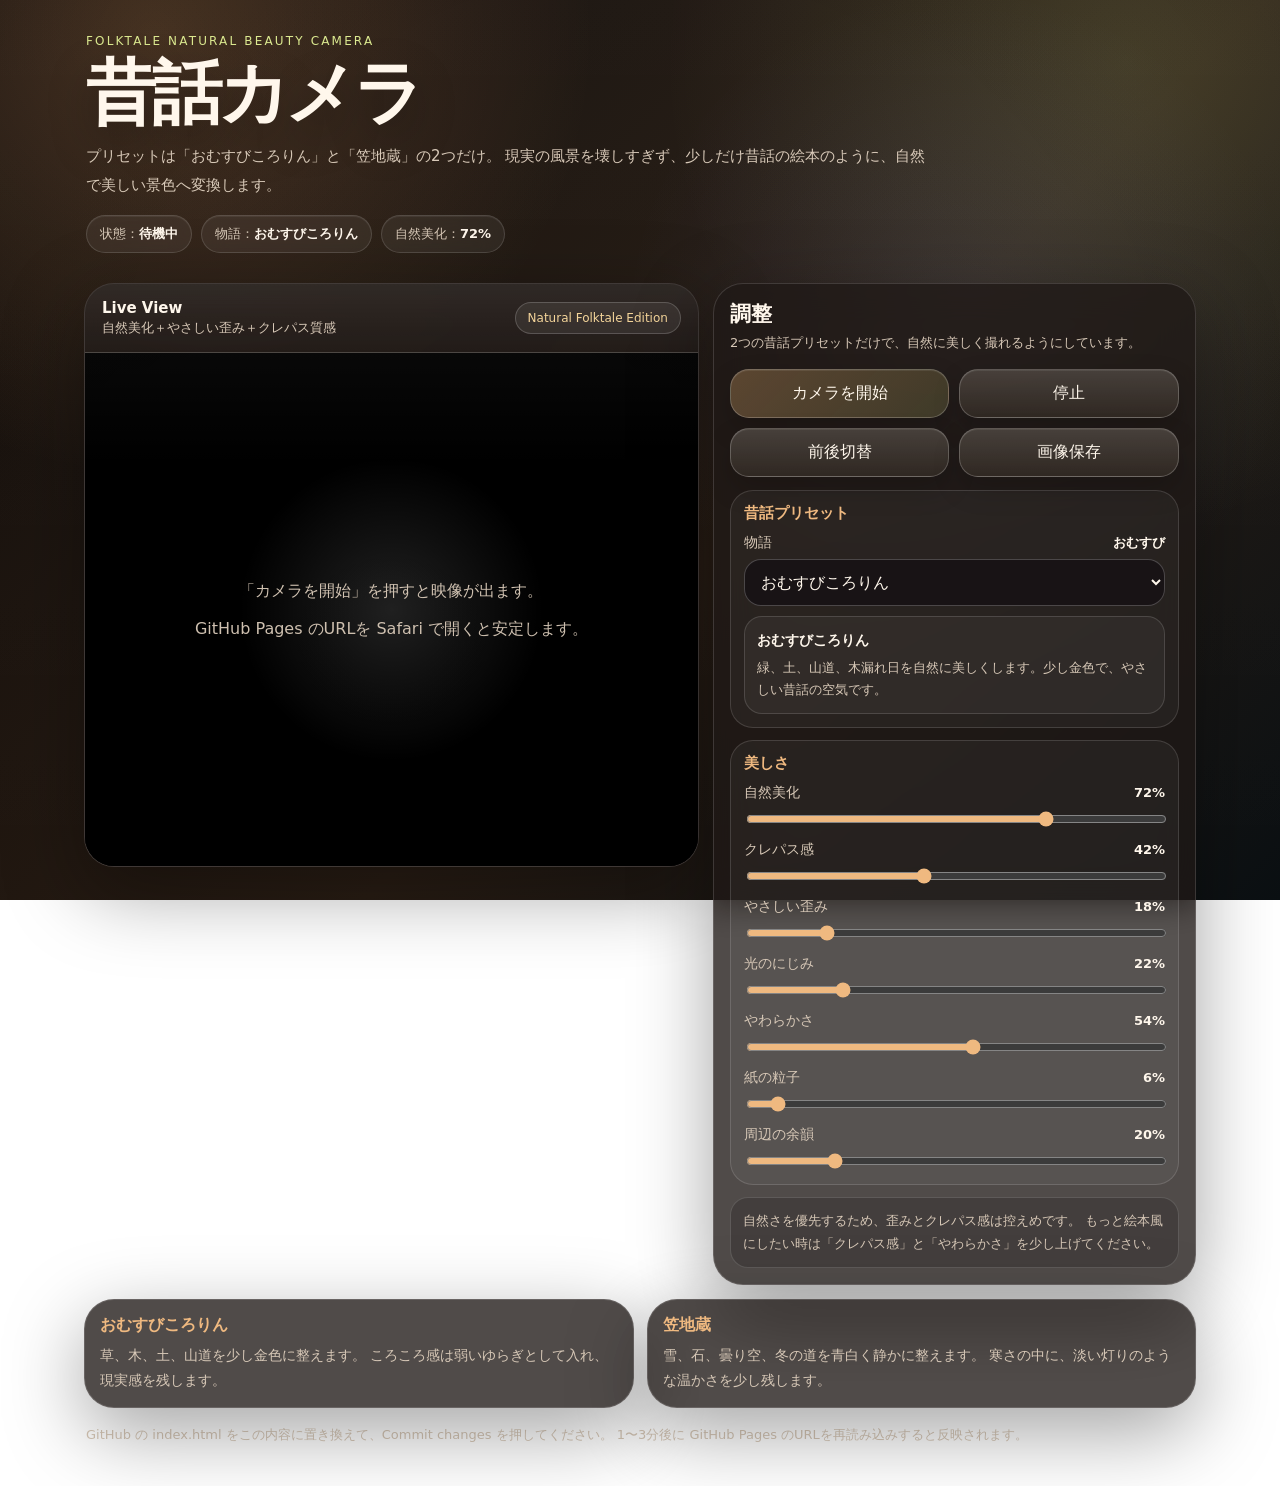
<file: index.html>
<!doctype html>
<html lang="ja">
<head>
  <meta charset="utf-8">
  <meta name="viewport" content="width=device-width, initial-scale=1">
  <title>昔話カメラ</title>

  <style>
    :root {
      --bg1: #0f0b09;
      --bg2: #291d14;
      --panel: rgba(31, 25, 22, 0.78);
      --panel2: rgba(43, 34, 28, 0.92);
      --line: rgba(255,255,255,0.14);
      --line2: rgba(255,255,255,0.22);
      --text: #fff7ec;
      --muted: #d7c8b7;
      --accent: #efb980;
      --accent2: #dbe98e;
      --badge: #f4d59a;
      --shadow: rgba(0,0,0,0.36);
    }

    body[data-story="kasa"] {
      --bg1: #0a0e17;
      --bg2: #172334;
      --panel: rgba(20, 28, 39, 0.78);
      --panel2: rgba(27, 36, 51, 0.92);
      --text: #f3f8ff;
      --muted: #c6d3e0;
      --accent: #c8ddff;
      --accent2: #fff0bd;
      --badge: #d8e7ff;
    }

    * {
      box-sizing: border-box;
    }

    html, body {
      margin: 0;
      min-height: 100%;
      font-family:
        system-ui,
        -apple-system,
        BlinkMacSystemFont,
        "Hiragino Sans",
        "Yu Gothic",
        sans-serif;
      color: var(--text);
      background:
        radial-gradient(circle at 12% 4%, rgba(255, 176, 105, 0.20), transparent 31%),
        radial-gradient(circle at 88% 7%, rgba(215, 235, 140, 0.14), transparent 33%),
        radial-gradient(circle at 75% 36%, rgba(120, 145, 255, 0.10), transparent 30%),
        linear-gradient(135deg, var(--bg1), var(--bg2) 58%, #0b1013);
      background-attachment: fixed;
    }

    body::before {
      content: "";
      position: fixed;
      inset: 0;
      pointer-events: none;
      background:
        radial-gradient(circle at center, transparent 48%, rgba(0,0,0,0.32)),
        linear-gradient(rgba(255,255,255,0.025), transparent);
      mix-blend-mode: screen;
    }

    .app {
      width: min(1140px, 100%);
      margin: 0 auto;
      padding: 14px;
    }

    header {
      padding: 20px 2px 14px;
    }

    .eyebrow {
      margin: 0 0 10px;
      color: var(--accent2);
      font-size: 12px;
      letter-spacing: 0.18em;
      text-transform: uppercase;
    }

    h1 {
      margin: 0;
      font-size: clamp(34px, 9vw, 70px);
      line-height: 1;
      letter-spacing: -0.06em;
      font-weight: 850;
      text-shadow: 0 18px 44px rgba(0,0,0,0.35);
    }

    .lead {
      margin: 14px 0 0;
      max-width: 850px;
      color: var(--muted);
      line-height: 1.9;
      font-size: 15px;
    }

    .chips {
      display: flex;
      flex-wrap: wrap;
      gap: 9px;
      margin-top: 16px;
    }

    .chip {
      padding: 9px 13px;
      border: 1px solid var(--line);
      border-radius: 999px;
      color: var(--muted);
      background: rgba(255,255,255,0.06);
      backdrop-filter: blur(12px);
      font-size: 13px;
      box-shadow: inset 0 1px rgba(255,255,255,0.06);
    }

    .chip strong {
      color: var(--text);
    }

    .layout {
      display: grid;
      grid-template-columns: 1.12fr 0.88fr;
      gap: 14px;
      margin-top: 16px;
      align-items: start;
    }

    .viewer,
    .panel,
    .note {
      border: 1px solid var(--line);
      border-radius: 30px;
      background: var(--panel);
      backdrop-filter: blur(18px);
      box-shadow: 0 24px 80px var(--shadow);
    }

    .viewer {
      overflow: hidden;
    }

    .viewer-top {
      display: flex;
      justify-content: space-between;
      align-items: center;
      gap: 10px;
      padding: 15px 17px;
      border-bottom: 1px solid var(--line);
      background:
        linear-gradient(180deg, rgba(255,255,255,0.07), rgba(255,255,255,0.012));
    }

    .viewer-top strong {
      display: block;
      font-size: 15px;
    }

    .viewer-top span {
      color: var(--muted);
      font-size: 13px;
    }

    .badge {
      color: var(--badge);
      border: 1px solid rgba(255,255,255,0.18);
      background: rgba(255,255,255,0.075);
      border-radius: 999px;
      padding: 8px 12px;
      font-size: 12px;
      white-space: nowrap;
    }

    .stage {
      position: relative;
      min-height: 57vh;
      background: #000;
      overflow: hidden;
    }

    video {
      display: none;
    }

    canvas {
      display: block;
      width: 100%;
      min-height: 57vh;
      background: #000;
    }

    .stage::after {
      content: "";
      position: absolute;
      inset: 0;
      pointer-events: none;
      background:
        radial-gradient(circle at center, transparent 52%, rgba(0,0,0,0.10)),
        linear-gradient(180deg, rgba(255,255,255,0.03), transparent 22%, rgba(0,0,0,0.10));
    }

    .placeholder {
      position: absolute;
      inset: 0;
      display: grid;
      place-items: center;
      text-align: center;
      padding: 28px;
      line-height: 1.85;
      color: var(--muted);
      background:
        radial-gradient(circle at center, rgba(255,255,255,0.13), transparent 38%),
        rgba(0,0,0,0.76);
    }

    .placeholder.hidden {
      display: none;
    }

    .panel {
      padding: 16px;
    }

    .panel h2 {
      margin: 0 0 5px;
      font-size: 21px;
    }

    .sub {
      margin: 0 0 15px;
      color: var(--muted);
      font-size: 13px;
      line-height: 1.6;
    }

    .buttons {
      display: grid;
      grid-template-columns: 1fr 1fr;
      gap: 10px;
      margin-bottom: 13px;
    }

    button,
    select,
    input {
      font: inherit;
    }

    button {
      border: 1px solid var(--line2);
      border-radius: 19px;
      padding: 13px 12px;
      color: var(--text);
      background:
        linear-gradient(180deg, rgba(255,255,255,0.14), rgba(255,255,255,0.035)),
        var(--panel2);
      cursor: pointer;
      box-shadow:
        inset 0 1px rgba(255,255,255,0.08),
        0 12px 28px rgba(0,0,0,0.19);
    }

    button:active {
      transform: translateY(1px);
    }

    .primary {
      background:
        linear-gradient(135deg, rgba(255, 189, 120, 0.24), rgba(216, 232, 139, 0.13)),
        var(--panel2);
    }

    .group {
      margin-top: 12px;
      padding: 13px;
      border: 1px solid var(--line);
      border-radius: 23px;
      background: rgba(255,255,255,0.045);
    }

    .group h3 {
      margin: 0 0 11px;
      color: var(--accent);
      font-size: 15px;
    }

    .control {
      display: grid;
      gap: 7px;
      margin-top: 12px;
    }

    .control:first-of-type {
      margin-top: 0;
    }

    .row {
      display: flex;
      justify-content: space-between;
      align-items: center;
      gap: 8px;
      color: var(--muted);
      font-size: 14px;
    }

    .row strong {
      color: var(--text);
      min-width: 62px;
      text-align: right;
      font-size: 13px;
    }

    select {
      width: 100%;
      padding: 12px;
      border-radius: 17px;
      border: 1px solid var(--line2);
      color: var(--text);
      background: rgba(24, 19, 21, 0.96);
    }

    input[type="range"] {
      width: 100%;
      accent-color: var(--accent);
    }

    .story-card {
      margin-top: 10px;
      border: 1px solid var(--line);
      border-radius: 18px;
      padding: 12px;
      background: rgba(255,255,255,0.045);
      color: var(--muted);
      font-size: 13px;
      line-height: 1.7;
    }

    .story-card strong {
      display: block;
      color: var(--text);
      margin-bottom: 4px;
      font-size: 14px;
    }

    .tips {
      margin-top: 12px;
      padding: 12px;
      border-radius: 18px;
      border: 1px solid var(--line);
      color: var(--muted);
      line-height: 1.75;
      background: rgba(0,0,0,0.16);
      font-size: 13px;
    }

    .notes {
      display: grid;
      grid-template-columns: repeat(2, 1fr);
      gap: 13px;
      margin-top: 14px;
    }

    .note {
      padding: 15px;
    }

    .note h3 {
      margin: 0 0 7px;
      color: var(--accent);
      font-size: 16px;
    }

    .note p {
      margin: 0;
      color: var(--muted);
      line-height: 1.75;
      font-size: 14px;
    }

    footer {
      padding: 16px 2px 26px;
      color: var(--muted);
      font-size: 13px;
      line-height: 1.7;
    }

    @media (max-width: 920px) {
      .layout {
        grid-template-columns: 1fr;
      }

      .notes {
        grid-template-columns: 1fr;
      }
    }

    @media (max-width: 640px) {
      .stage,
      canvas {
        min-height: 50vh;
      }

      .buttons {
        grid-template-columns: 1fr 1fr;
      }
    }
  </style>
</head>

<body data-story="omusubi">
  <main class="app">
    <header>
      <p class="eyebrow">Folktale Natural Beauty Camera</p>
      <h1>昔話カメラ</h1>
      <p class="lead">
        プリセットは「おむすびころりん」と「笠地蔵」の2つだけ。
        現実の風景を壊しすぎず、少しだけ昔話の絵本のように、自然で美しい景色へ変換します。
      </p>

      <div class="chips">
        <div class="chip">状態：<strong id="statusText">待機中</strong></div>
        <div class="chip">物語：<strong id="presetLabel">おむすびころりん</strong></div>
        <div class="chip">自然美化：<strong id="beautyLabel">72%</strong></div>
      </div>
    </header>

    <section class="layout">
      <div class="viewer">
        <div class="viewer-top">
          <div>
            <strong>Live View</strong>
            <span>自然美化＋やさしい歪み＋クレパス質感</span>
          </div>
          <div class="badge">Natural Folktale Edition</div>
        </div>

        <div class="stage">
          <video id="video" autoplay muted playsinline></video>
          <canvas id="canvas"></canvas>

          <div id="placeholder" class="placeholder">
            <div>
              <p style="margin:0 0 8px;">「カメラを開始」を押すと映像が出ます。</p>
              <p style="margin:0;">GitHub Pages のURLを Safari で開くと安定します。</p>
            </div>
          </div>
        </div>
      </div>

      <aside class="panel">
        <h2>調整</h2>
        <p class="sub">2つの昔話プリセットだけで、自然に美しく撮れるようにしています。</p>

        <div class="buttons">
          <button id="startButton" class="primary">カメラを開始</button>
          <button id="stopButton">停止</button>
          <button id="switchButton">前後切替</button>
          <button id="snapshotButton">画像保存</button>
        </div>

        <div class="group">
          <h3>昔話プリセット</h3>

          <label class="control">
            <div class="row">
              <span>物語</span>
              <strong id="presetMini">おむすび</strong>
            </div>
            <select id="presetSelect">
              <option value="omusubiKororin">おむすびころりん</option>
              <option value="kasaJizo">笠地蔵</option>
            </select>
          </label>

          <div class="story-card" id="storyDescription">
            <strong>おむすびころりん</strong>
            緑、土、山道、木漏れ日を自然に美しくします。少し金色で、やさしい昔話の空気です。
          </div>
        </div>

        <div class="group">
          <h3>美しさ</h3>

          <label class="control">
            <div class="row"><span>自然美化</span><strong id="beautyOut">72%</strong></div>
            <input id="beautySlider" type="range" min="0" max="100" value="72">
          </label>

          <label class="control">
            <div class="row"><span>クレパス感</span><strong id="crayonOut">42%</strong></div>
            <input id="crayonSlider" type="range" min="0" max="100" value="42">
          </label>

          <label class="control">
            <div class="row"><span>やさしい歪み</span><strong id="distortOut">18%</strong></div>
            <input id="distortSlider" type="range" min="0" max="100" value="18">
          </label>

          <label class="control">
            <div class="row"><span>光のにじみ</span><strong id="bloomOut">22%</strong></div>
            <input id="bloomSlider" type="range" min="0" max="100" value="22">
          </label>

          <label class="control">
            <div class="row"><span>やわらかさ</span><strong id="softOut">54%</strong></div>
            <input id="softSlider" type="range" min="0" max="100" value="54">
          </label>

          <label class="control">
            <div class="row"><span>紙の粒子</span><strong id="grainOut">6%</strong></div>
            <input id="grainSlider" type="range" min="0" max="100" value="6">
          </label>

          <label class="control">
            <div class="row"><span>周辺の余韻</span><strong id="vignetteOut">20%</strong></div>
            <input id="vignetteSlider" type="range" min="0" max="100" value="20">
          </label>
        </div>

        <div class="tips">
          自然さを優先するため、歪みとクレパス感は控えめです。
          もっと絵本風にしたい時は「クレパス感」と「やわらかさ」を少し上げてください。
        </div>
      </aside>
    </section>

    <section class="notes">
      <article class="note">
        <h3>おむすびころりん</h3>
        <p>
          草、木、土、山道を少し金色に整えます。
          ころころ感は弱いゆらぎとして入れ、現実感を残します。
        </p>
      </article>

      <article class="note">
        <h3>笠地蔵</h3>
        <p>
          雪、石、曇り空、冬の道を青白く静かに整えます。
          寒さの中に、淡い灯りのような温かさを少し残します。
        </p>
      </article>
    </section>

    <footer>
      GitHub の index.html をこの内容に置き換えて、Commit changes を押してください。
      1〜3分後に GitHub Pages のURLを再読み込みすると反映されます。
    </footer>
  </main>

  <script>
    const video = document.getElementById("video");
    const canvas = document.getElementById("canvas");
    const placeholder = document.getElementById("placeholder");

    const startButton = document.getElementById("startButton");
    const stopButton = document.getElementById("stopButton");
    const switchButton = document.getElementById("switchButton");
    const snapshotButton = document.getElementById("snapshotButton");

    const presetSelect = document.getElementById("presetSelect");
    const statusText = document.getElementById("statusText");
    const presetLabel = document.getElementById("presetLabel");
    const presetMini = document.getElementById("presetMini");
    const beautyLabel = document.getElementById("beautyLabel");
    const storyDescription = document.getElementById("storyDescription");

    const sliders = {
      beauty: document.getElementById("beautySlider"),
      crayon: document.getElementById("crayonSlider"),
      distort: document.getElementById("distortSlider"),
      bloom: document.getElementById("bloomSlider"),
      soft: document.getElementById("softSlider"),
      grain: document.getElementById("grainSlider"),
      vignette: document.getElementById("vignetteSlider")
    };

    const outs = {
      beauty: document.getElementById("beautyOut"),
      crayon: document.getElementById("crayonOut"),
      distort: document.getElementById("distortOut"),
      bloom: document.getElementById("bloomOut"),
      soft: document.getElementById("softOut"),
      grain: document.getElementById("grainOut"),
      vignette: document.getElementById("vignetteOut")
    };

    const ctx = canvas.getContext("2d", { willReadFrequently: true });

    const srcCanvas = document.createElement("canvas");
    const srcCtx = srcCanvas.getContext("2d", { willReadFrequently: true });

    const colorCanvas = document.createElement("canvas");
    const colorCtx = colorCanvas.getContext("2d", { willReadFrequently: true });

    const distortCanvas = document.createElement("canvas");
    const distortCtx = distortCanvas.getContext("2d", { willReadFrequently: true });

    const bloomCanvas = document.createElement("canvas");
    const bloomCtx = bloomCanvas.getContext("2d");

    const paperCanvas = document.createElement("canvas");
    const paperCtx = paperCanvas.getContext("2d");

    const noiseCanvas = document.createElement("canvas");
    const noiseCtx = noiseCanvas.getContext("2d");

    let stream = null;
    let animationId = null;
    let facingMode = "environment";
    let frame = 0;
    let currentPreset = "omusubiKororin";

    const state = {
      story: "omusubi",
      beauty: 0.72,
      crayon: 0.42,
      distort: 0.18,
      bloom: 0.22,
      soft: 0.54,
      grain: 0.06,
      vignette: 0.20,
      saturation: 1.06,
      contrast: 1.05,
      warmth: 0.55,
      coolness: 0.00,
      snow: 0.00,
      centerGlow: 0.18
    };

    const presets = {
      omusubiKororin: {
        label: "おむすびころりん",
        mini: "おむすび",
        story: "omusubi",
        description: "<strong>おむすびころりん</strong>緑、土、山道、木漏れ日を自然に美しくします。少し金色で、やさしい昔話の空気です。",
        beauty: 0.72,
        crayon: 0.42,
        distort: 0.18,
        bloom: 0.22,
        soft: 0.54,
        grain: 0.06,
        vignette: 0.20,
        saturation: 1.06,
        contrast: 1.05,
        warmth: 0.55,
        coolness: 0.00,
        snow: 0.00,
        centerGlow: 0.18
      },

      kasaJizo: {
        label: "笠地蔵",
        mini: "笠地蔵",
        story: "kasa",
        description: "<strong>笠地蔵</strong>雪、石、冬の道、曇り空を静かに美しくします。青白い空気の中に、淡い灯りの温かさを少し残します。",
        beauty: 0.66,
        crayon: 0.38,
        distort: 0.10,
        bloom: 0.26,
        soft: 0.70,
        grain: 0.10,
        vignette: 0.34,
        saturation: 0.86,
        contrast: 0.98,
        warmth: 0.12,
        coolness: 0.55,
        snow: 0.35,
        centerGlow: 0.26
      }
    };

    startButton.addEventListener("click", startCamera);
    stopButton.addEventListener("click", stopCamera);
    switchButton.addEventListener("click", switchCamera);
    snapshotButton.addEventListener("click", saveSnapshot);

    presetSelect.addEventListener("change", () => applyPreset(presetSelect.value));

    Object.entries(sliders).forEach(([key, slider]) => {
      slider.addEventListener("input", () => {
        syncSlidersToState();
        updateOutputs();
      });
    });

    function applyPreset(name) {
      const preset = presets[name];
      if (!preset) return;

      currentPreset = name;
      Object.assign(state, preset);

      document.body.dataset.story = preset.story;
      presetSelect.value = name;
      presetLabel.textContent = preset.label;
      presetMini.textContent = preset.mini;
      storyDescription.innerHTML = preset.description;

      syncStateToSliders();
      updateOutputs();
    }

    function syncSlidersToState() {
      state.beauty = Number(sliders.beauty.value) / 100;
      state.crayon = Number(sliders.crayon.value) / 100;
      state.distort = Number(sliders.distort.value) / 100;
      state.bloom = Number(sliders.bloom.value) / 100;
      state.soft = Number(sliders.soft.value) / 100;
      state.grain = Number(sliders.grain.value) / 100;
      state.vignette = Number(sliders.vignette.value) / 100;
    }

    function syncStateToSliders() {
      sliders.beauty.value = Math.round(state.beauty * 100);
      sliders.crayon.value = Math.round(state.crayon * 100);
      sliders.distort.value = Math.round(state.distort * 100);
      sliders.bloom.value = Math.round(state.bloom * 100);
      sliders.soft.value = Math.round(state.soft * 100);
      sliders.grain.value = Math.round(state.grain * 100);
      sliders.vignette.value = Math.round(state.vignette * 100);
    }

    function updateOutputs() {
      outs.beauty.textContent = Math.round(state.beauty * 100) + "%";
      outs.crayon.textContent = Math.round(state.crayon * 100) + "%";
      outs.distort.textContent = Math.round(state.distort * 100) + "%";
      outs.bloom.textContent = Math.round(state.bloom * 100) + "%";
      outs.soft.textContent = Math.round(state.soft * 100) + "%";
      outs.grain.textContent = Math.round(state.grain * 100) + "%";
      outs.vignette.textContent = Math.round(state.vignette * 100) + "%";
      beautyLabel.textContent = Math.round(state.beauty * 100) + "%";
    }

    async function startCamera() {
      stopCamera();

      if (!navigator.mediaDevices || !navigator.mediaDevices.getUserMedia) {
        alert("このブラウザではカメラが使えません。Safariで開いてください。");
        return;
      }

      try {
        stream = await navigator.mediaDevices.getUserMedia({
          video: {
            facingMode: { ideal: facingMode },
            width: { ideal: 1280 },
            height: { ideal: 960 }
          },
          audio: false
        });

        video.srcObject = stream;
        await video.play();

        placeholder.classList.add("hidden");
        statusText.textContent = "カメラ動作中";

        resizeCanvases();
        makePaperTexture();
        makeNoise();
        renderLoop();
      } catch (error) {
        console.error(error);
        statusText.textContent = "起動失敗";
        alert("カメラを起動できませんでした。Safariで開き、カメラ許可を確認してください。");
      }
    }

    function stopCamera() {
      if (animationId) {
        cancelAnimationFrame(animationId);
        animationId = null;
      }

      if (stream) {
        stream.getTracks().forEach(track => track.stop());
        stream = null;
      }

      placeholder.classList.remove("hidden");
      statusText.textContent = "待機中";
    }

    async function switchCamera() {
      facingMode = facingMode === "environment" ? "user" : "environment";
      await startCamera();
    }

    function resizeCanvases() {
      const vw = video.videoWidth || 1280;
      const vh = video.videoHeight || 960;

      const maxWidth = 820;
      const scale = Math.min(1, maxWidth / vw);

      const w = Math.round(vw * scale);
      const h = Math.round(vh * scale);

      canvas.width = w;
      canvas.height = h;

      srcCanvas.width = w;
      srcCanvas.height = h;

      colorCanvas.width = w;
      colorCanvas.height = h;

      distortCanvas.width = w;
      distortCanvas.height = h;

      bloomCanvas.width = Math.max(1, Math.round(w / 4));
      bloomCanvas.height = Math.max(1, Math.round(h / 4));
    }

    function renderLoop() {
      if (!stream) return;

      frame += 1;

      const w = canvas.width;
      const h = canvas.height;

      srcCtx.drawImage(video, 0, 0, w, h);

      const image = srcCtx.getImageData(0, 0, w, h);
      applyNaturalBeauty(image.data, w, h);
      colorCtx.putImageData(image, 0, 0);

      if (state.distort > 0.01) {
        applyGentleDistortion(w, h);
        ctx.clearRect(0, 0, w, h);
        ctx.drawImage(distortCanvas, 0, 0);
      } else {
        ctx.clearRect(0, 0, w, h);
        ctx.drawImage(colorCanvas, 0, 0);
      }

      applySoftFocus();
      applyBloom();
      applyCenterGlow();
      applyVignette();
      applyPaperOverlay();
      applyGrain();
      applySnowMist();

      animationId = requestAnimationFrame(renderLoop);
    }

    function applyNaturalBeauty(data, w, h) {
      const beauty = state.beauty;

      for (let i = 0; i < data.length; i += 4) {
        const pixel = i / 4;
        const x = pixel % w;
        const y = Math.floor(pixel / w);

        let r = data[i];
        let g = data[i + 1];
        let b = data[i + 2];

        const brightness = getBrightness(r, g, b);
        const sat = getSaturation(r, g, b);

        let target;

        if (state.story === "omusubi") {
          target = omusubiPalette(r, g, b, brightness, sat);
        } else {
          target = kasaPalette(r, g, b, brightness, sat);
        }

        r = mix(r, target[0], beauty);
        g = mix(g, target[1], beauty);
        b = mix(b, target[2], beauty);

        r = liftShadows(r, brightness, beauty);
        g = liftShadows(g, brightness, beauty);
        b = liftShadows(b, brightness, beauty);

        [r, g, b] = adjustSaturation(r, g, b, state.saturation);
        [r, g, b] = adjustContrast(r, g, b, state.contrast);

        if (state.crayon > 0.01) {
          [r, g, b] = crayonize(r, g, b, x, y, state.crayon);
        }

        data[i] = clamp(r);
        data[i + 1] = clamp(g);
        data[i + 2] = clamp(b);
      }
    }

    function omusubiPalette(r, g, b, brightness, sat) {
      const shadow = [44, 36, 25];
      const moss = [94, 130, 75];
      const straw = [205, 169, 88];
      const warmLight = [247, 226, 181];

      let color;

      if (brightness < 0.32) {
        color = blend(shadow, moss, brightness / 0.32);
      } else if (brightness < 0.70) {
        color = blend(moss, straw, (brightness - 0.32) / 0.38);
      } else {
        color = blend(straw, warmLight, (brightness - 0.70) / 0.30);
      }

      const keepOriginal = 0.34 + sat * 0.18;

      return [
        mix(color[0], r, keepOriginal),
        mix(color[1], g, keepOriginal),
        mix(color[2], b, keepOriginal)
      ];
    }

    function kasaPalette(r, g, b, brightness, sat) {
      const deepBlue = [28, 39, 58];
      const stone = [118, 128, 136];
      const snow = [220, 231, 238];
      const warmLamp = [242, 220, 180];

      let color;

      if (brightness < 0.36) {
        color = blend(deepBlue, stone, brightness / 0.36);
      } else if (brightness < 0.76) {
        color = blend(stone, snow, (brightness - 0.36) / 0.40);
      } else {
        color = blend(snow, warmLamp, (brightness - 0.76) / 0.24);
      }

      const keepOriginal = 0.42 + sat * 0.12;

      return [
        mix(color[0], r, keepOriginal),
        mix(color[1], g, keepOriginal),
        mix(color[2], b, keepOriginal)
      ];
    }

    function liftShadows(value, brightness, amount) {
      const shadowLift = Math.max(0, 0.45 - brightness) * amount * 28;
      const highlightHold = Math.max(0, brightness - 0.82) * amount * 14;
      return value + shadowLift - highlightHold;
    }

    function applyGentleDistortion(w, h) {
      const src = colorCtx.getImageData(0, 0, w, h);
      const dst = distortCtx.createImageData(w, h);
      const srcData = src.data;
      const dstData = dst.data;

      const cx = w / 2;
      const cy = h / 2;
      const maxR = Math.sqrt(cx * cx + cy * cy);
      const amount = state.distort;
      const t = frame * 0.028;

      for (let y = 0; y < h; y++) {
        for (let x = 0; x < w; x++) {
          const dx = x - cx;
          const dy = y - cy;
          const dist = Math.sqrt(dx * dx + dy * dy);
          const edge = Math.min(1, dist / maxR);

          let sx = x;
          let sy = y;

          const waveX = Math.sin(y * 0.026 + t) * 10 * amount;
          const waveY = Math.cos(x * 0.022 + t * 0.85) * 7 * amount;

          sx += waveX;
          sy += waveY;

          if (state.story === "omusubi") {
            const angle = Math.atan2(dy, dx);
            const roll = Math.sin(edge * Math.PI) * amount * 5;
            sx += Math.cos(angle + Math.PI / 2) * roll;
            sy += Math.sin(angle + Math.PI / 2) * roll;
          }

          if (state.story === "kasa") {
            sy += Math.sin((x + y) * 0.010 + t * 0.5) * 4 * amount;
          }

          const c = sample(srcData, w, h, sx, sy);
          const index = (y * w + x) * 4;

          dstData[index] = c[0];
          dstData[index + 1] = c[1];
          dstData[index + 2] = c[2];
          dstData[index + 3] = 255;
        }
      }

      distortCtx.putImageData(dst, 0, 0);
    }

    function sample(data, w, h, x, y) {
      const ix = Math.max(0, Math.min(w - 1, Math.round(x)));
      const iy = Math.max(0, Math.min(h - 1, Math.round(y)));
      const i = (iy * w + ix) * 4;

      return [
        data[i],
        data[i + 1],
        data[i + 2],
        data[i + 3]
      ];
    }

    function applySoftFocus() {
      if (state.soft <= 0.01) return;

      const blur = 0.45 + state.soft * 2.1;
      const alpha = 0.05 + state.soft * 0.13;

      ctx.save();
      ctx.globalAlpha = alpha;
      ctx.filter = "blur(" + blur.toFixed(2) + "px)";
      ctx.drawImage(canvas, 0, 0);
      ctx.restore();
    }

    function applyBloom() {
      if (state.bloom <= 0.01) return;

      bloomCtx.clearRect(0, 0, bloomCanvas.width, bloomCanvas.height);
      bloomCtx.drawImage(canvas, 0, 0, bloomCanvas.width, bloomCanvas.height);

      ctx.save();
      ctx.globalCompositeOperation = "screen";
      ctx.globalAlpha = 0.06 + state.bloom * 0.28;
      ctx.filter = "blur(" + (2 + state.bloom * 9).toFixed(2) + "px)";
      ctx.drawImage(bloomCanvas, 0, 0, canvas.width, canvas.height);
      ctx.restore();
    }

    function applyCenterGlow() {
      if (state.centerGlow <= 0.01) return;

      const w = canvas.width;
      const h = canvas.height;
      const cx = w * 0.5;
      const cy = h * 0.48;
      const r = Math.max(w, h) * 0.52;

      const glow = ctx.createRadialGradient(cx, cy, 0, cx, cy, r);

      if (state.story === "kasa") {
        glow.addColorStop(0, "rgba(255, 238, 205, " + (0.09 * state.centerGlow).toFixed(3) + ")");
        glow.addColorStop(0.45, "rgba(205, 225, 255, " + (0.06 * state.centerGlow).toFixed(3) + ")");
        glow.addColorStop(1, "rgba(255,255,255,0)");
      } else {
        glow.addColorStop(0, "rgba(255, 224, 155, " + (0.10 * state.centerGlow).toFixed(3) + ")");
        glow.addColorStop(0.5, "rgba(255, 190, 120, " + (0.05 * state.centerGlow).toFixed(3) + ")");
        glow.addColorStop(1, "rgba(255,255,255,0)");
      }

      ctx.save();
      ctx.globalCompositeOperation = "screen";
      ctx.fillStyle = glow;
      ctx.fillRect(0, 0, w, h);
      ctx.restore();
    }

    function applyVignette() {
      if (state.vignette <= 0.01) return;

      const w = canvas.width;
      const h = canvas.height;
      const cx = w / 2;
      const cy = h / 2;
      const r = Math.max(w, h) * 0.75;
      const strength = 0.10 + state.vignette * 0.34;

      const grad = ctx.createRadialGradient(cx, cy, r * 0.18, cx, cy, r);
      grad.addColorStop(0, "rgba(0,0,0,0)");
      grad.addColorStop(0.58, "rgba(0,0,0," + (strength * 0.20).toFixed(3) + ")");
      grad.addColorStop(1, "rgba(0,0,0," + strength.toFixed(3) + ")");

      ctx.save();
      ctx.fillStyle = grad;
      ctx.fillRect(0, 0, w, h);
      ctx.restore();
    }

    function makePaperTexture() {
      paperCanvas.width = 320;
      paperCanvas.height = 320;

      paperCtx.clearRect(0, 0, paperCanvas.width, paperCanvas.height);
      paperCtx.fillStyle = "rgb(240, 232, 214)";
      paperCtx.fillRect(0, 0, paperCanvas.width, paperCanvas.height);

      for (let i = 0; i < 15000; i++) {
        const x = Math.random() * paperCanvas.width;
        const y = Math.random() * paperCanvas.height;
        const a = Math.random() * 0.07;

        paperCtx.fillStyle = "rgba(120, 95, 70, " + a + ")";
        paperCtx.fillRect(x, y, 1, 1);
      }

      for (let i = 0; i < 900; i++) {
        const x = Math.random() * paperCanvas.width;
        const y = Math.random() * paperCanvas.height;
        const len = 3 + Math.random() * 9;
        const angle = Math.random() * Math.PI;

        paperCtx.strokeStyle = "rgba(150, 120, 90, " + (0.025 + Math.random() * 0.035) + ")";
        paperCtx.lineWidth = 1;
        paperCtx.beginPath();
        paperCtx.moveTo(x, y);
        paperCtx.lineTo(x + Math.cos(angle) * len, y + Math.sin(angle) * len);
        paperCtx.stroke();
      }
    }

    function makeNoise() {
      noiseCanvas.width = 220;
      noiseCanvas.height = 220;

      const image = noiseCtx.createImageData(noiseCanvas.width, noiseCanvas.height);
      const data = image.data;

      for (let i = 0; i < data.length; i += 4) {
        const n = Math.floor(Math.random() * 255);
        data[i] = n;
        data[i + 1] = n;
        data[i + 2] = n;
        data[i + 3] = 255;
      }

      noiseCtx.putImageData(image, 0, 0);
    }

    function applyPaperOverlay() {
      if (state.crayon <= 0.01) return;

      ctx.save();
      ctx.globalAlpha = 0.035 + state.crayon * 0.11;
      ctx.globalCompositeOperation = "multiply";
      ctx.drawImage(
        paperCanvas,
        -(frame % 18),
        -(frame % 14),
        canvas.width + 18,
        canvas.height + 14
      );
      ctx.restore();

      ctx.save();
      ctx.globalAlpha = 0.02 + state.crayon * 0.05;
      ctx.fillStyle = state.story === "kasa"
        ? "rgba(230, 240, 255, 0.30)"
        : "rgba(255, 244, 224, 0.32)";
      ctx.fillRect(0, 0, canvas.width, canvas.height);
      ctx.restore();
    }

    function applyGrain() {
      if (state.grain <= 0.01) return;

      ctx.save();
      ctx.globalAlpha = 0.015 + state.grain * 0.10;
      ctx.globalCompositeOperation = "soft-light";
      ctx.drawImage(
        noiseCanvas,
        -(frame % 20),
        -(frame % 16),
        canvas.width + 20,
        canvas.height + 20
      );
      ctx.restore();
    }

    function applySnowMist() {
      if (state.snow <= 0.01) return;

      const w = canvas.width;
      const h = canvas.height;
      const count = Math.floor(50 * state.snow);

      ctx.save();
      ctx.globalAlpha = 0.20 * state.snow;
      ctx.fillStyle = "rgba(255,255,255,0.85)";

      for (let i = 0; i < count; i++) {
        const x = (i * 83 + frame * 0.7) % w;
        const y = (i * 47 + frame * 0.35) % h;
        const size = 0.7 + (i % 3) * 0.45;

        ctx.beginPath();
        ctx.arc(x, y, size, 0, Math.PI * 2);
        ctx.fill();
      }

      ctx.restore();
    }

    function crayonize(r, g, b, x, y, amount) {
      const steps = Math.max(5, Math.round(14 - amount * 7));
      const stepSize = 255 / steps;

      let rr = Math.round(r / stepSize) * stepSize;
      let gg = Math.round(g / stepSize) * stepSize;
      let bb = Math.round(b / stepSize) * stepSize;

      const paper = state.story === "kasa"
        ? [232, 238, 244]
        : [239, 229, 207];

      const paperMix = 0.035 + amount * 0.10;

      rr = mix(rr, paper[0], paperMix);
      gg = mix(gg, paper[1], paperMix);
      bb = mix(bb, paper[2], paperMix);

      const strokeA = Math.sin(x * 0.18 + y * 0.045);
      const strokeB = Math.cos(y * 0.21 - x * 0.03);
      const strokeC = Math.sin((x + y) * 0.075);

      const wax = (strokeA + strokeB + strokeC) / 3;
      const lift = wax * 10 * amount;

      rr += lift;
      gg += lift * 0.92;
      bb += lift * 0.82;

      return [rr, gg, bb];
    }

    function adjustSaturation(r, g, b, amount) {
      const gray = 0.2126 * r + 0.7152 * g + 0.0722 * b;

      return [
        gray + (r - gray) * amount,
        gray + (g - gray) * amount,
        gray + (b - gray) * amount
      ];
    }

    function adjustContrast(r, g, b, amount) {
      return [
        (r - 128) * amount + 128,
        (g - 128) * amount + 128,
        (b - 128) * amount + 128
      ];
    }

    function getBrightness(r, g, b) {
      return (0.2126 * r + 0.7152 * g + 0.0722 * b) / 255;
    }

    function getSaturation(r, g, b) {
      const max = Math.max(r, g, b);
      const min = Math.min(r, g, b);
      if (max === 0) return 0;
      return (max - min) / max;
    }

    function blend(a, b, t) {
      const x = Math.max(0, Math.min(1, t));

      return [
        a[0] + (b[0] - a[0]) * x,
        a[1] + (b[1] - a[1]) * x,
        a[2] + (b[2] - a[2]) * x
      ];
    }

    function mix(a, b, t) {
      return a * (1 - t) + b * t;
    }

    function clamp(v) {
      return Math.max(0, Math.min(255, Math.round(v)));
    }

    function saveSnapshot() {
      if (!canvas.width || !canvas.height) {
        alert("先にカメラを開始してください。");
        return;
      }

      const link = document.createElement("a");
      const now = new Date();

      const filename =
        "folktale-camera-" +
        currentPreset + "-" +
        now.getFullYear() + "-" +
        String(now.getMonth() + 1).padStart(2, "0") + "-" +
        String(now.getDate()).padStart(2, "0") + "-" +
        String(now.getHours()).padStart(2, "0") +
        String(now.getMinutes()).padStart(2, "0") +
        String(now.getSeconds()).padStart(2, "0") +
        ".png";

      link.download = filename;
      link.href = canvas.toDataURL("image/png");
      link.click();
    }

    applyPreset("omusubiKororin");
  </script>
</body>
</html>
</file>
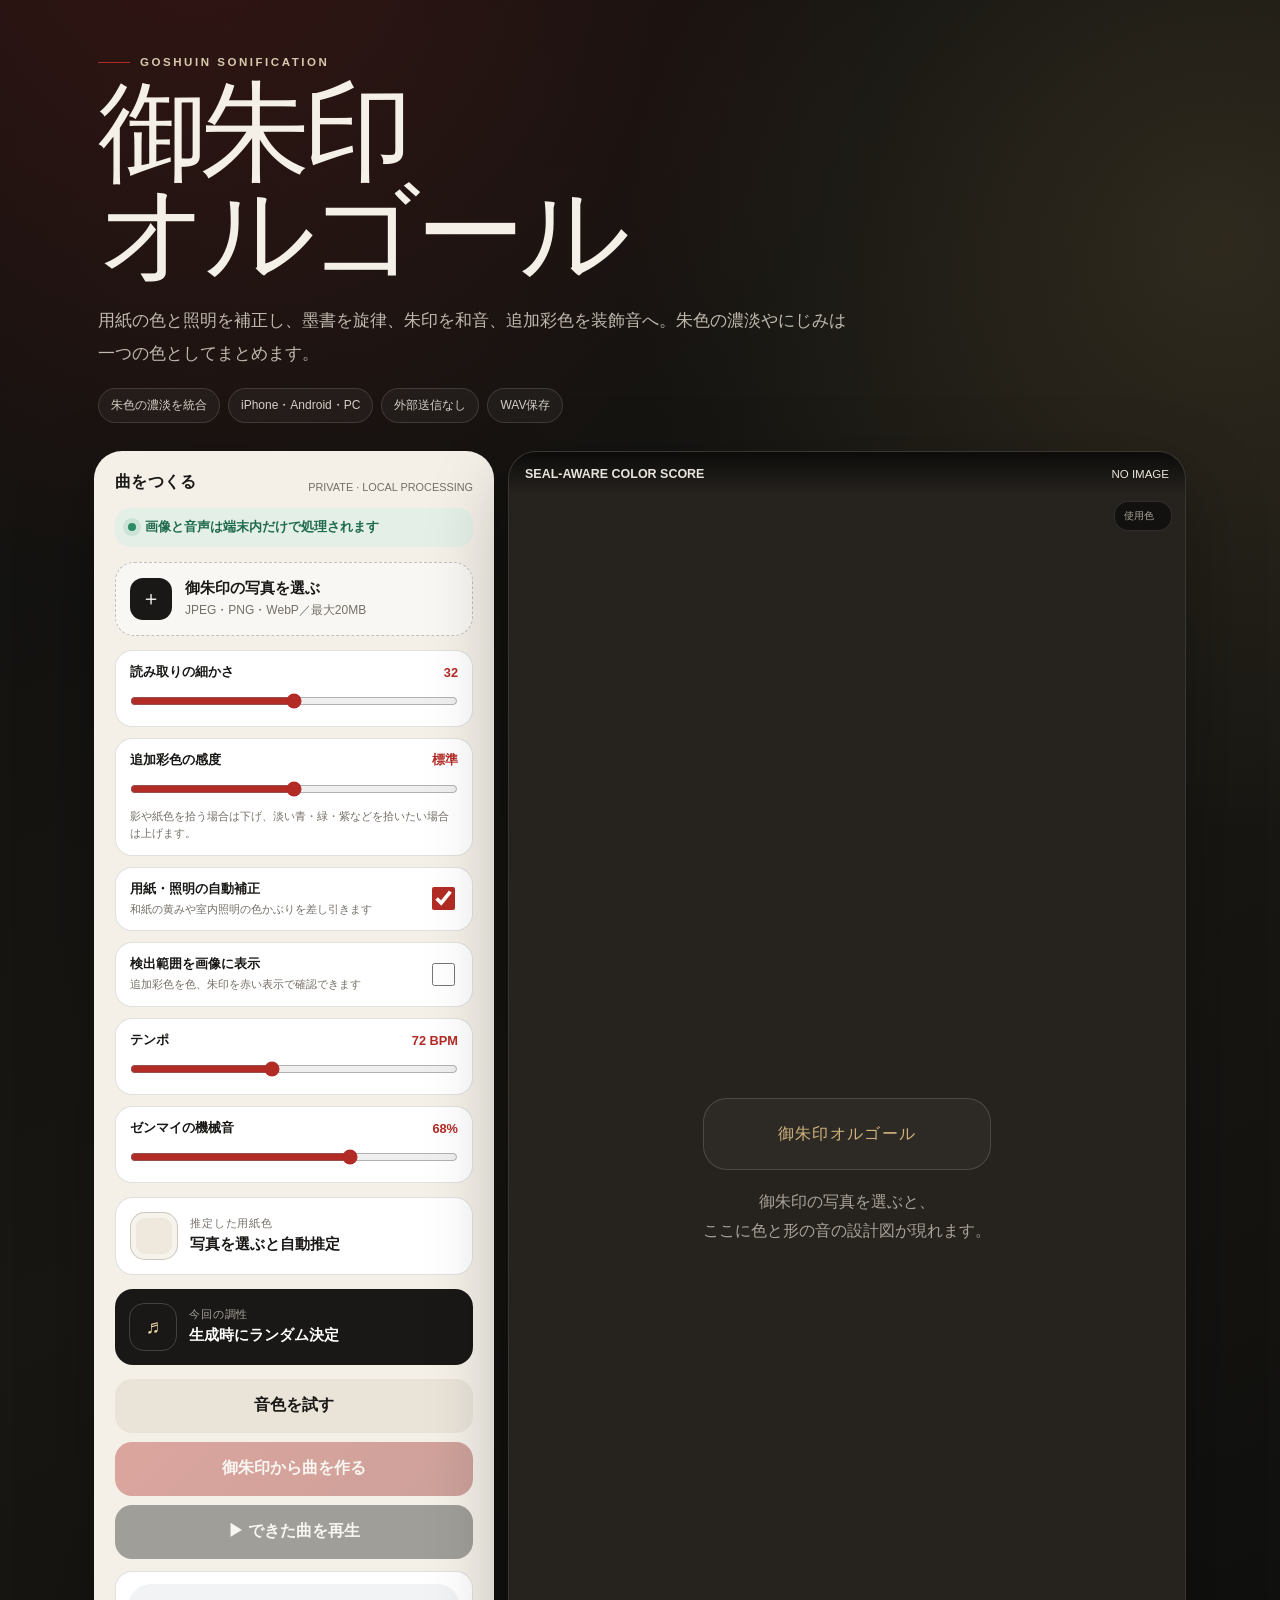
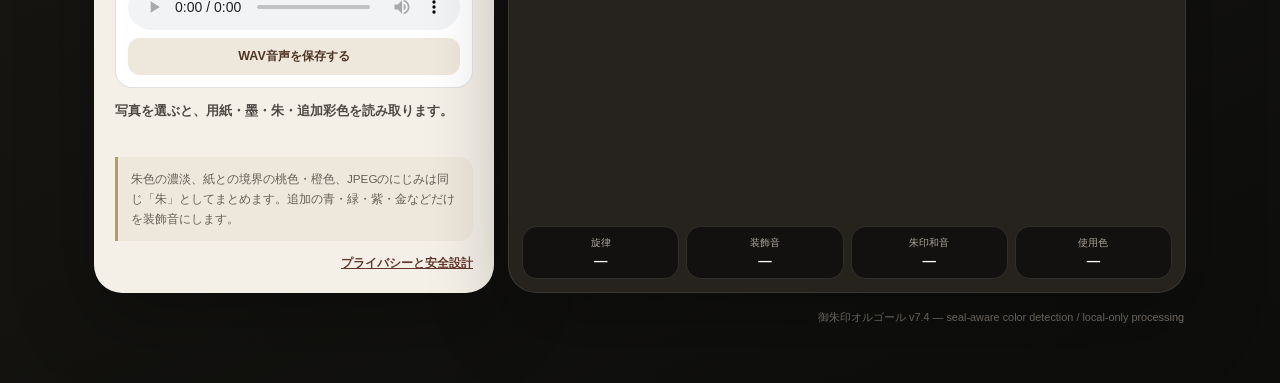
<file: goshuin-v6/index.html>
<!doctype html>
<html lang="ja">
<head>
<meta charset="utf-8">
<meta name="viewport" content="width=device-width,initial-scale=1,viewport-fit=cover">
<meta name="theme-color" content="#151515">
<title>御朱印オルゴール</title>
<meta http-equiv="refresh" content="0;url=../goshuin-v7/?v=7">
<script>location.replace('../goshuin-v7/?v=7');</script>
<style>html,body{height:100%;margin:0;background:#11110f;color:#f4f0e8;font-family:-apple-system,BlinkMacSystemFont,"Hiragino Sans",sans-serif}body{display:grid;place-items:center;text-align:center;padding:24px}a{color:#e3c68f}</style>
</head>
<body><p>彩色検出を改善した最新版へ移動しています。<br><a href="../goshuin-v7/?v=7">移動しない場合はこちら</a></p></body>
</html>
</file>
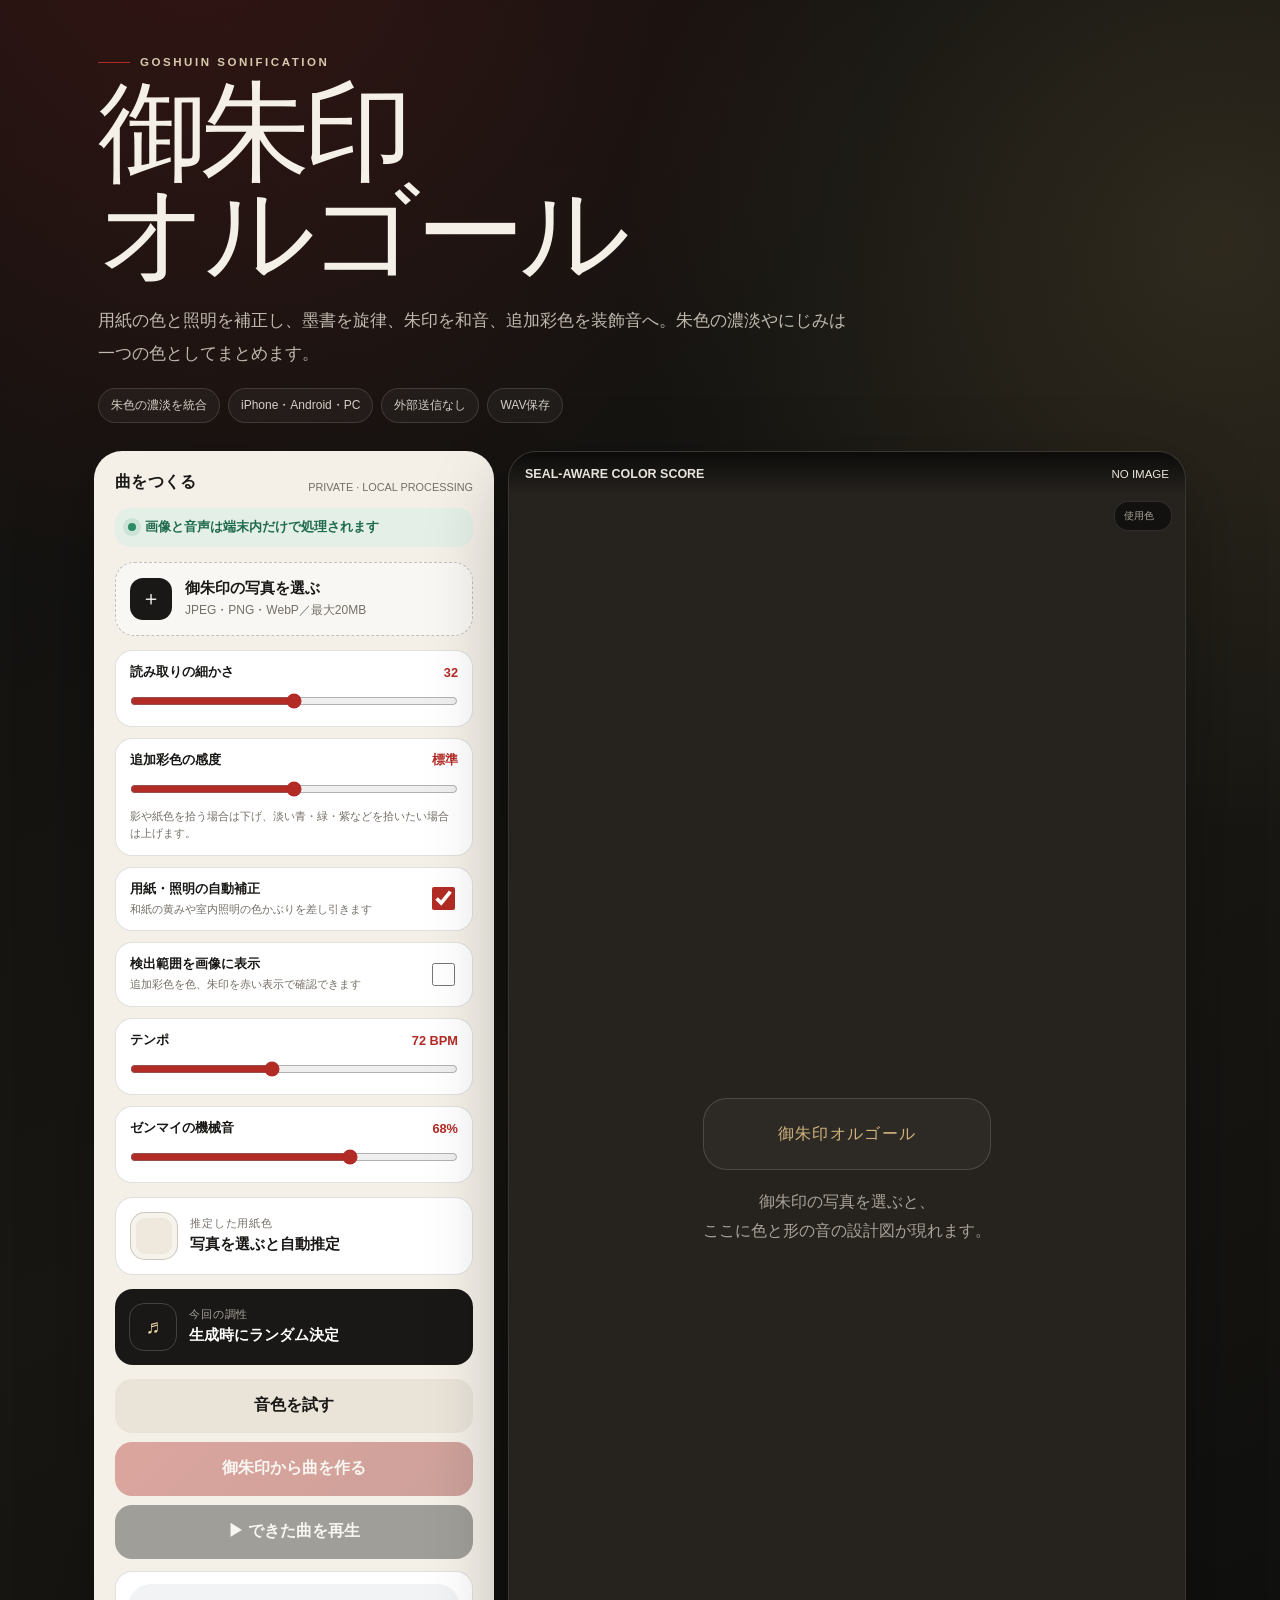
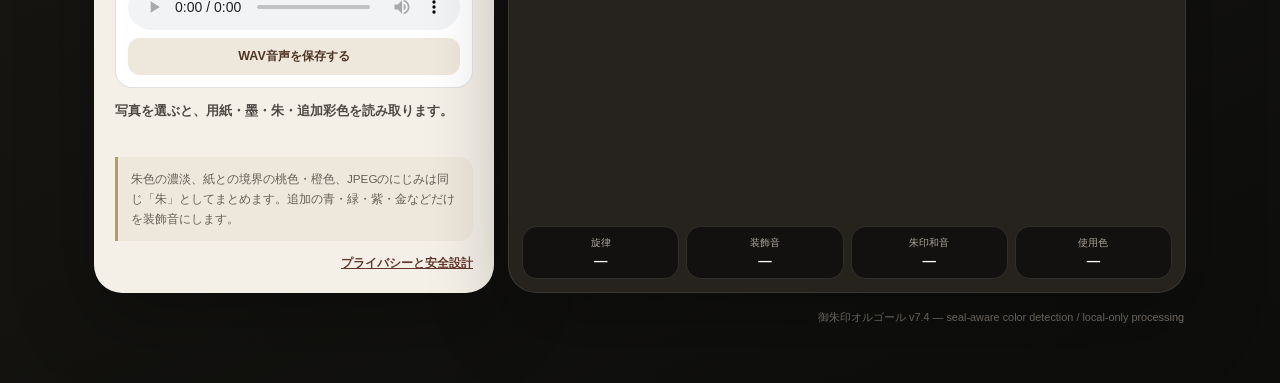
<file: goshuin-v7/index.html>
<!doctype html>
<html lang="ja">
<head>
<meta charset="utf-8">
<meta name="viewport" content="width=device-width,initial-scale=1,viewport-fit=cover">
<meta name="theme-color" content="#121210">
<meta name="apple-mobile-web-app-capable" content="yes">
<meta name="mobile-web-app-capable" content="yes">
<meta name="color-scheme" content="dark light">
<meta name="referrer" content="no-referrer">
<meta http-equiv="Content-Security-Policy" content="default-src 'none'; script-src 'self' blob:; style-src 'self'; img-src 'self' blob: data:; media-src 'self' blob:; connect-src 'self'; font-src 'none'; object-src 'none'; frame-src 'none'; base-uri 'none'; form-action 'none'; manifest-src 'self'; worker-src 'none'">
<title>御朱印オルゴール</title>
<link rel="stylesheet" href="style.css?v=7.4">
</head>
<body>
<div class="shell">
<header class="hero">
<p class="kicker">GOSHUIN SONIFICATION</p>
<h1>御朱印<br>オルゴール</h1>
<p class="hero-copy">用紙の色と照明を補正し、墨書を旋律、朱印を和音、追加彩色を装飾音へ。朱色の濃淡やにじみは一つの色としてまとめます。</p>
<div class="tags"><span class="tag">朱色の濃淡を統合</span><span class="tag">iPhone・Android・PC</span><span class="tag">外部送信なし</span><span class="tag">WAV保存</span></div>
</header>
<main class="layout">
<section class="card control-card" aria-labelledby="controlsTitle">
<div class="section-title"><h2 id="controlsTitle">曲をつくる</h2><span>PRIVATE · LOCAL PROCESSING</span></div>
<div class="ready">画像と音声は端末内だけで処理されます</div>
<label class="filebox" id="dropZone" tabindex="0" role="button" aria-label="御朱印の写真を選ぶ、またはここへドロップ">
<input id="file" type="file" accept="image/jpeg,image/png,image/webp">
<span class="file-content"><span class="file-icon" aria-hidden="true">＋</span><span class="file-text"><strong>御朱印の写真を選ぶ</strong><span id="fileName">JPEG・PNG・WebP／最大20MB</span></span></span>
</label>
<div class="controls">
<label class="control"><span class="control-head"><span>読み取りの細かさ</span><output id="stepsOut">32</output></span><input id="steps" type="range" min="16" max="48" step="8" value="32"></label>
<label class="control"><span class="control-head"><span>追加彩色の感度</span><output id="colorSensitivityOut">標準</output></span><input id="colorSensitivity" type="range" min="0" max="100" step="10" value="50"><span class="control-help">影や紙色を拾う場合は下げ、淡い青・緑・紫などを拾いたい場合は上げます。</span></label>
<label class="control check-control"><span><strong>用紙・照明の自動補正</strong><small>和紙の黄みや室内照明の色かぶりを差し引きます</small></span><input id="paperCorrection" type="checkbox" checked></label>
<label class="control check-control"><span><strong>検出範囲を画像に表示</strong><small>追加彩色を色、朱印を赤い表示で確認できます</small></span><input id="showMask" type="checkbox"></label>
<label class="control"><span class="control-head"><span>テンポ</span><output><span id="bpmOut">72</span> BPM</output></span><input id="bpm" type="range" min="54" max="96" value="72"></label>
<label class="control"><span class="control-head"><span>ゼンマイの機械音</span><output><span id="mechanismOut">68</span>%</output></span><input id="mechanism" type="range" min="0" max="100" value="68"></label>
</div>
<div class="paper-panel"><span class="paper-swatch" id="paperSwatch" aria-hidden="true"></span><div><small>推定した用紙色</small><strong id="paperLabel">写真を選ぶと自動推定</strong></div></div>
<div class="key-panel"><div class="key-mark" aria-hidden="true">♬</div><div><small>今回の調性</small><strong id="keyName">生成時にランダム決定</strong></div></div>
<div class="actions"><button class="secondary" id="test" type="button">音色を試す</button><button class="primary" id="generate" type="button" disabled>御朱印から曲を作る</button><button class="listen" id="listen" type="button" disabled>▶︎ できた曲を再生</button></div>
<div class="audio-panel"><audio id="audio" controls playsinline preload="metadata"></audio><a class="download" id="download" href="#" hidden>WAV音声を保存する</a></div>
<div class="status" id="status" role="status" aria-live="polite">写真を選ぶと、用紙・墨・朱・追加彩色を読み取ります。</div>
<div class="note">朱色の濃淡、紙との境界の桃色・橙色、JPEGのにじみは同じ「朱」としてまとめます。青・緑・紫・金などだけを追加彩色として数えます。</div>
<p class="policy-link"><a href="privacy.html" rel="noopener">プライバシーと安全設計</a></p>
</section>
<section class="card preview-card" id="previewCard" aria-label="御朱印の解析プレビュー">
<div class="preview-top"><strong>SEAL-AWARE COLOR SCORE</strong><span id="analysisLabel">NO IMAGE</span></div>
<div class="palette-wrap" id="paletteWrap" hidden><span class="palette-label">使用色</span><div class="palette" id="palette" aria-label="検出した使用色"></div></div>
<div class="viewer"><div class="empty" id="empty"><div class="empty-brand">御朱印オルゴール</div>御朱印の写真を選ぶと、<br>ここに色と形の音の設計図が現れます。</div><canvas id="canvas" hidden></canvas><canvas id="maskCanvas" hidden aria-hidden="true"></canvas><div class="scan" id="scan"></div></div>
<div class="stats"><div class="stat">旋律<strong id="nNotes">—</strong></div><div class="stat">装飾音<strong id="nRepeat">—</strong></div><div class="stat">朱印和音<strong id="nSeal">—</strong></div><div class="stat">使用色<strong id="nColor">—</strong></div></div>
</section>
</main>
<div class="footer">御朱印オルゴール v7.4 — seal-aware color detection / local-only processing</div>
</div>
<noscript><div class="noscript">このアプリにはJavaScriptが必要です。画像は外部へ送信せず、ブラウザー内で処理します。</div></noscript>
<script src="app.js?v=7.4" defer></script>
</body>
</html>
</file>
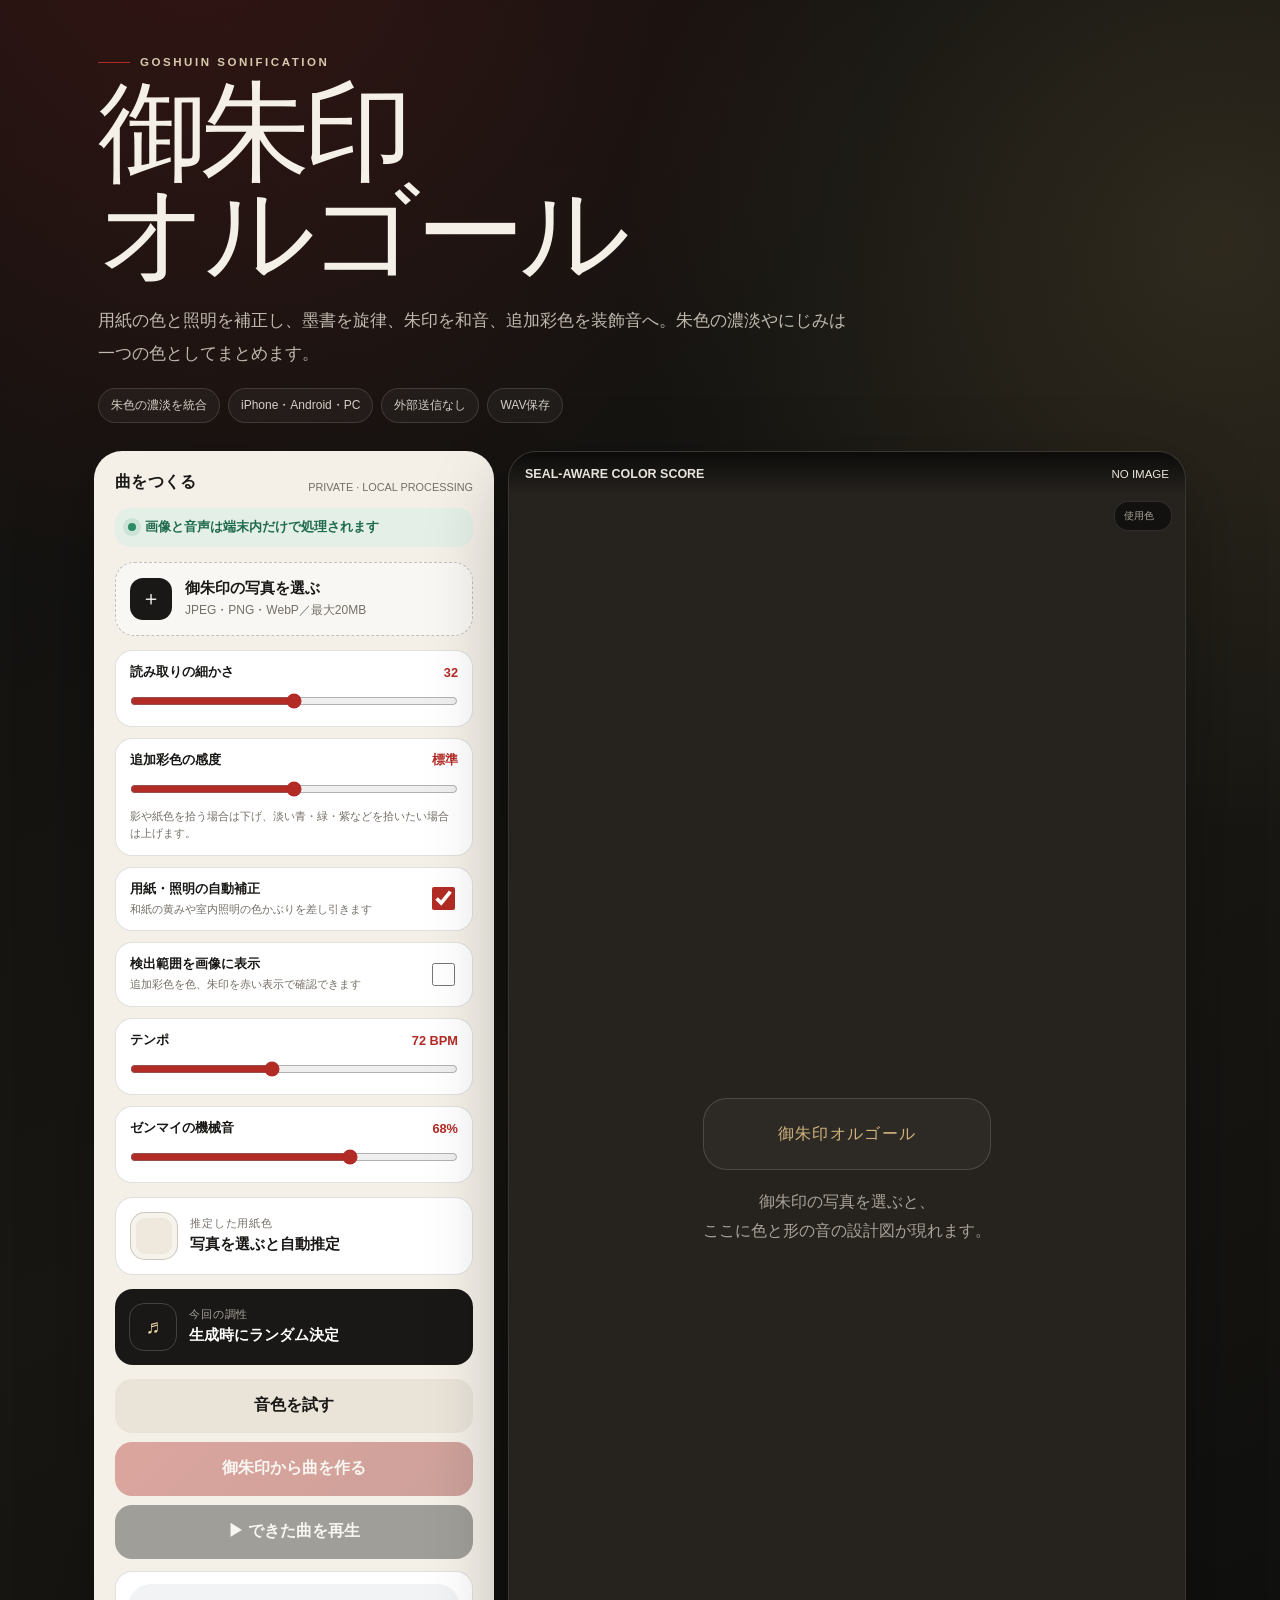
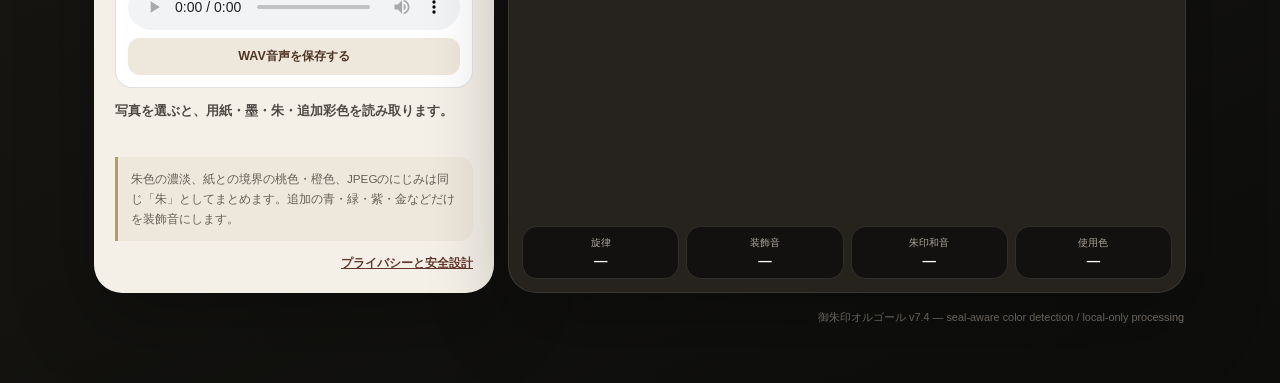
<file: goshuin/index.html>
<!doctype html>
<html lang="ja">
<head>
<meta charset="utf-8">
<meta name="viewport" content="width=device-width,initial-scale=1,viewport-fit=cover">
<meta name="theme-color" content="#151515">
<title>御朱印オルゴール</title>
<meta http-equiv="refresh" content="0;url=../goshuin-v7/?v=7.4">
<script>location.replace('../goshuin-v7/?v=7.4');</script>
<style>html,body{height:100%;margin:0;background:#11110f;color:#f4f0e8;font-family:-apple-system,BlinkMacSystemFont,"Hiragino Sans",sans-serif}body{display:grid;place-items:center;text-align:center;padding:24px}a{color:#e3c68f}</style>
</head>
<body><p>御朱印オルゴール最新版へ移動しています。<br><a href="../goshuin-v7/?v=7.4">移動しない場合はこちら</a></p></body>
</html>
</file>
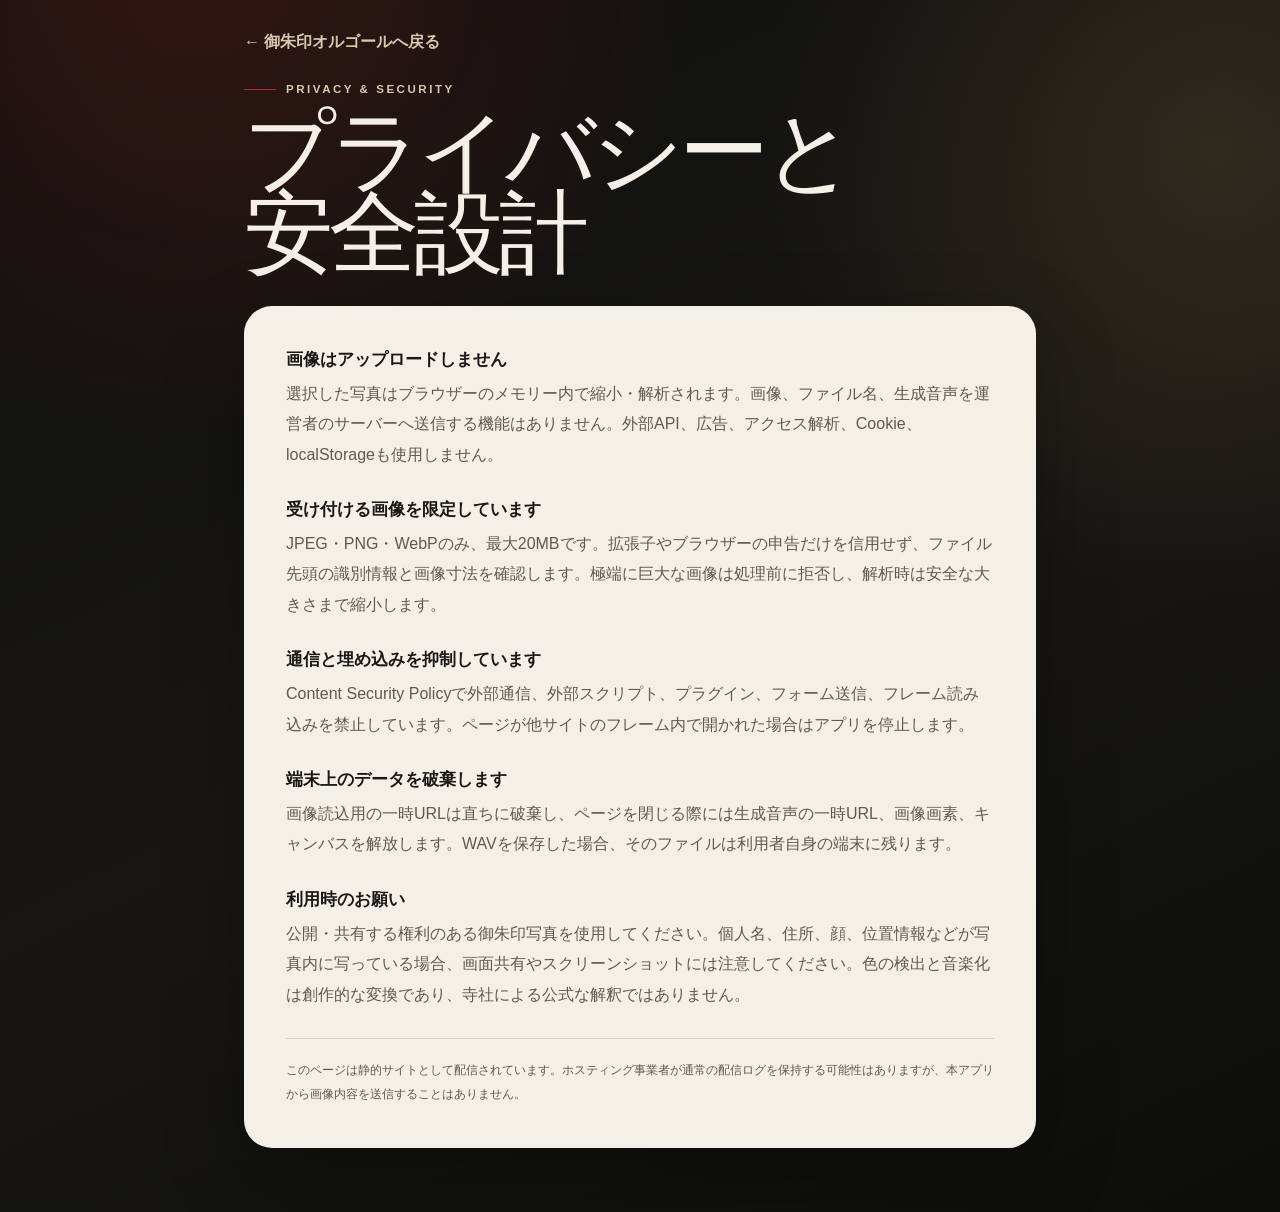
<file: goshuin-v7/privacy.html>
<!doctype html>
<html lang="ja">
<head>
<meta charset="utf-8">
<meta name="viewport" content="width=device-width,initial-scale=1,viewport-fit=cover">
<meta name="theme-color" content="#121210">
<meta name="referrer" content="no-referrer">
<meta http-equiv="Content-Security-Policy" content="default-src 'none'; style-src 'self'; img-src 'self' data:; connect-src 'none'; font-src 'none'; object-src 'none'; frame-src 'none'; base-uri 'none'; form-action 'none'">
<title>プライバシーと安全設計｜御朱印オルゴール</title>
<link rel="stylesheet" href="style.css?v=7.3">
</head>
<body>
<main class="policy-page">
  <a class="back" href="./" rel="noopener">← 御朱印オルゴールへ戻る</a>
  <p class="kicker">PRIVACY &amp; SECURITY</p>
  <h1 class="policy-title">プライバシーと<br>安全設計</h1>
  <section class="policy-card">
    <h2>画像はアップロードしません</h2>
    <p>選択した写真はブラウザーのメモリー内で縮小・解析されます。画像、ファイル名、生成音声を運営者のサーバーへ送信する機能はありません。外部API、広告、アクセス解析、Cookie、localStorageも使用しません。</p>
    <h2>受け付ける画像を限定しています</h2>
    <p>JPEG・PNG・WebPのみ、最大20MBです。拡張子やブラウザーの申告だけを信用せず、ファイル先頭の識別情報と画像寸法を確認します。極端に巨大な画像は処理前に拒否し、解析時は安全な大きさまで縮小します。</p>
    <h2>通信と埋め込みを抑制しています</h2>
    <p>Content Security Policyで外部通信、外部スクリプト、プラグイン、フォーム送信、フレーム読み込みを禁止しています。ページが他サイトのフレーム内で開かれた場合はアプリを停止します。</p>
    <h2>端末上のデータを破棄します</h2>
    <p>画像読込用の一時URLは直ちに破棄し、ページを閉じる際には生成音声の一時URL、画像画素、キャンバスを解放します。WAVを保存した場合、そのファイルは利用者自身の端末に残ります。</p>
    <h2>利用時のお願い</h2>
    <p>公開・共有する権利のある御朱印写真を使用してください。個人名、住所、顔、位置情報などが写真内に写っている場合、画面共有やスクリーンショットには注意してください。色の検出と音楽化は創作的な変換であり、寺社による公式な解釈ではありません。</p>
    <p class="small">このページは静的サイトとして配信されています。ホスティング事業者が通常の配信ログを保持する可能性はありますが、本アプリから画像内容を送信することはありません。</p>
  </section>
</main>
</body>
</html>
</file>
<file: goshuin-v7/style.css>
:root{
  --bg:#11110f;--surface:#f4f0e8;--surface-2:#e9e3d8;--ink:#191816;--muted:#746f67;
  --line:rgba(25,24,22,.13);--verm:#b32b25;--verm-dark:#8d201c;--gold:#b99a60;--ok:#1f6b4e;
  --shadow:0 28px 80px rgba(0,0,0,.28)
}
*{box-sizing:border-box}
html{background:var(--bg)}
body{margin:0;min-height:100vh;color:var(--surface);background:radial-gradient(circle at 15% -5%,rgba(179,43,37,.22),transparent 30%),radial-gradient(circle at 95% 12%,rgba(185,154,96,.16),transparent 28%),linear-gradient(155deg,#0f0f0e 0%,#181713 52%,#0d0d0c 100%);font-family:-apple-system,BlinkMacSystemFont,"Hiragino Sans","Yu Gothic",sans-serif}
body:before{content:"";position:fixed;inset:0;pointer-events:none;opacity:.22;background-image:linear-gradient(rgba(255,255,255,.018) 1px,transparent 1px),linear-gradient(90deg,rgba(255,255,255,.018) 1px,transparent 1px);background-size:28px 28px;mask-image:linear-gradient(to bottom,black,transparent 80%)}
button,input{font:inherit}button{touch-action:manipulation}.shell{width:min(1120px,100%);margin:auto;padding:22px 14px 58px}.hero{padding:22px 4px 20px}.kicker{display:flex;align-items:center;gap:10px;margin:0 0 16px;color:#d8c9ad;font-size:.72rem;font-weight:800;letter-spacing:.22em;text-transform:uppercase}.kicker:before{content:"";width:32px;height:1px;background:var(--verm)}h1{margin:0;font-family:"Yu Mincho","Hiragino Mincho ProN",serif;font-size:clamp(3rem,10vw,6.8rem);font-weight:500;line-height:.92;letter-spacing:-.055em}.hero-copy{max-width:760px;margin:20px 0 0;color:#bfb9ae;font-size:clamp(.95rem,2.5vw,1.08rem);line-height:1.9}.tags{display:flex;flex-wrap:wrap;gap:8px;margin-top:18px}.tag{padding:8px 12px;border:1px solid rgba(255,255,255,.13);border-radius:999px;color:#d5d0c7;background:rgba(255,255,255,.045);font-size:.75rem;backdrop-filter:blur(12px)}
.layout{display:grid;gap:14px}.card{border-radius:28px;overflow:hidden;box-shadow:var(--shadow)}.control-card{padding:19px;background:var(--surface);color:var(--ink)}.preview-card{position:relative;min-height:430px;background:#26231f;border:1px solid rgba(255,255,255,.09)}.section-title{display:flex;align-items:end;justify-content:space-between;gap:12px;margin-bottom:15px}.section-title h2{margin:0;font-size:1rem;letter-spacing:.02em}.section-title span{color:var(--muted);font-size:.68rem}.ready{display:flex;align-items:center;gap:9px;padding:11px 13px;border-radius:15px;background:#e4efe8;color:var(--ok);font-size:.8rem;font-weight:850}.ready:before{content:"";width:8px;height:8px;border-radius:50%;background:#2c8b65;box-shadow:0 0 0 5px rgba(44,139,101,.12)}
.filebox{position:relative;display:block;margin-top:15px;border:1px dashed rgba(25,24,22,.25);border-radius:19px;background:rgba(255,255,255,.48);overflow:hidden;outline:none;transition:border-color .2s,background .2s,transform .2s}.filebox:focus-visible,.filebox.dragover{border-color:var(--verm);background:#fff8f2;transform:translateY(-1px)}.filebox input{position:absolute;inset:0;width:100%;height:100%;opacity:0;cursor:pointer}.file-content{display:flex;align-items:center;gap:13px;min-height:72px;padding:14px}.file-icon{display:grid;place-items:center;width:42px;height:42px;flex:none;border-radius:13px;background:var(--ink);color:#fff;font-size:1.25rem}.file-text{min-width:0}.file-text strong{display:block;font-size:.92rem}.file-text span{display:block;margin-top:4px;color:var(--muted);font-size:.75rem;white-space:nowrap;overflow:hidden;text-overflow:ellipsis;max-width:58vw}
.controls{display:grid;gap:11px;margin-top:14px}.control{display:block;padding:13px 14px;border:1px solid var(--line);border-radius:17px;background:#fff}.control-head{display:flex;align-items:center;justify-content:space-between;gap:12px;font-size:.8rem;font-weight:800}.control-head output{color:var(--verm);font-variant-numeric:tabular-nums}.control-help{display:block;margin-top:7px;color:var(--muted);font-size:.68rem;line-height:1.55}input[type=range]{width:100%;margin:12px 0 2px;accent-color:var(--verm)}.check-control{display:flex;align-items:center;justify-content:space-between;gap:12px;cursor:pointer}.check-control span{display:block}.check-control strong{display:block;font-size:.8rem}.check-control small{display:block;margin-top:4px;color:var(--muted);font-size:.67rem;line-height:1.45}.check-control input{width:23px;height:23px;flex:none;accent-color:var(--verm)}
.paper-panel,.key-panel{display:grid;grid-template-columns:auto 1fr;gap:12px;align-items:center;margin-top:14px;padding:14px;border-radius:18px}.paper-panel{background:#fff;border:1px solid var(--line)}.paper-swatch{width:48px;height:48px;border:1px solid rgba(25,24,22,.16);border-radius:15px;background:#eee9dc;box-shadow:inset 0 0 0 5px rgba(255,255,255,.45)}.paper-panel small,.key-panel small{display:block;color:var(--muted);font-size:.68rem;letter-spacing:.08em;text-transform:uppercase}.paper-panel strong,.key-panel strong{display:block;margin-top:4px;font-size:.92rem}.key-panel{background:var(--ink);color:#fff}.key-panel small{color:#aaa49b}.key-mark{display:grid;place-items:center;width:48px;height:48px;border:1px solid rgba(255,255,255,.18);border-radius:15px;color:#e9d2a4;font-family:"Times New Roman",serif;font-size:1.22rem}
.actions{display:grid;gap:9px;margin-top:14px}button{min-height:54px;border:0;border-radius:17px;padding:12px 15px;font-weight:900;cursor:pointer;transition:transform .15s ease,opacity .15s ease,box-shadow .15s ease}button:active{transform:scale(.985)}button:focus-visible{outline:3px solid rgba(179,43,37,.28);outline-offset:2px}.primary{color:white;background:linear-gradient(135deg,var(--verm),var(--verm-dark));box-shadow:0 12px 24px rgba(179,43,37,.22)}.secondary{color:var(--ink);background:var(--surface-2)}.listen{color:#fff;background:var(--ink)}button:disabled{opacity:.38;box-shadow:none;cursor:default}.status{min-height:45px;margin-top:12px;color:#4f4a44;font-size:.82rem;font-weight:720;line-height:1.65}.audio-panel{margin-top:12px;padding:12px;border:1px solid var(--line);border-radius:17px;background:#fff}.audio-panel audio{display:block;width:100%;height:46px}.download{display:block;margin-top:8px;padding:10px;border-radius:12px;background:#eee7dc;color:#4f3526;text-align:center;text-decoration:none;font-size:.78rem;font-weight:850}.note{margin-top:12px;padding:12px 13px;border-left:3px solid var(--gold);border-radius:0 14px 14px 0;background:#eee7dc;color:#655f56;font-size:.73rem;line-height:1.72}.policy-link{margin:12px 0 0;text-align:right}.policy-link a{color:#63352b;font-size:.74rem;font-weight:800}
.preview-top{position:absolute;z-index:6;top:0;left:0;right:0;display:flex;justify-content:space-between;align-items:center;gap:10px;padding:15px 16px;color:#e9e4db;background:linear-gradient(to bottom,rgba(0,0,0,.68),transparent);font-size:.72rem;pointer-events:none}.preview-top strong{font-size:.78rem}.palette-wrap{position:absolute;z-index:7;top:49px;right:13px;display:flex;align-items:center;gap:8px;padding:7px 9px;border:1px solid rgba(255,255,255,.12);border-radius:14px;background:rgba(12,12,11,.72);backdrop-filter:blur(14px)}.palette-label{color:#aaa39a;font-size:.62rem}.palette{display:flex;gap:5px}.palette button{width:24px;height:24px;min-height:0;padding:0;border:2px solid rgba(255,255,255,.7);border-radius:50%;box-shadow:0 2px 8px rgba(0,0,0,.28);cursor:default}.viewer{position:absolute;inset:0;display:grid;place-items:center;overflow:hidden}.viewer canvas{position:absolute;inset:0;display:block;width:100%;height:100%;object-fit:contain}.viewer #canvas{z-index:1}.viewer #maskCanvas{z-index:3;pointer-events:none}.empty{z-index:2;padding:72px 28px;color:#aaa39a;text-align:center;line-height:1.85}.empty-brand{display:grid;place-items:center;min-width:164px;min-height:72px;margin:0 auto 17px;padding:13px 18px;border:1px solid rgba(255,255,255,.14);border-radius:24px;color:#d1b37c;font-family:"Yu Mincho",serif;font-size:1rem;letter-spacing:.08em;background:rgba(255,255,255,.035)}.scan{position:absolute;z-index:4;top:0;bottom:0;left:0;width:2px;opacity:0;background:linear-gradient(to bottom,transparent 8%,#e73a31 22%,#ffb8a8 50%,#e73a31 78%,transparent 92%);box-shadow:0 0 18px rgba(231,58,49,.9);pointer-events:none}.scan.active{opacity:1}.preview-card.playing:after{content:"";position:absolute;z-index:2;inset:0;pointer-events:none;background:linear-gradient(90deg,rgba(179,43,37,.06),transparent 16%);animation:breathe 2.2s ease-in-out infinite}@keyframes breathe{50%{opacity:.35}}.stats{position:absolute;z-index:7;left:13px;right:13px;bottom:13px;display:grid;grid-template-columns:repeat(4,1fr);gap:7px}.stat{padding:10px 5px;border:1px solid rgba(255,255,255,.12);border-radius:15px;background:rgba(12,12,11,.72);color:#aaa39a;text-align:center;font-size:.61rem;backdrop-filter:blur(14px)}.stat strong{display:block;margin-top:3px;color:#fff;font-size:.84rem}.footer{padding:18px 2px 0;color:#78736b;font-size:.68rem;text-align:right}.noscript{position:fixed;inset:auto 12px 12px;padding:14px;border-radius:14px;background:#fff0dc;color:#482b1d;box-shadow:0 10px 40px rgba(0,0,0,.35)}
.policy-page{width:min(820px,100%);margin:auto;padding:32px 14px 64px}.back{display:inline-block;margin-bottom:30px;color:#d8c9ad;text-decoration:none;font-weight:800}.policy-title{font-size:clamp(2.7rem,9vw,5.6rem)}.policy-card{margin-top:30px;padding:clamp(20px,5vw,42px);border-radius:28px;background:var(--surface);color:var(--ink);box-shadow:var(--shadow)}.policy-card h2{margin:28px 0 8px;font-size:1.05rem}.policy-card h2:first-child{margin-top:0}.policy-card p{margin:0;color:#5f5952;line-height:1.9}.policy-card .small{margin-top:28px;padding-top:20px;border-top:1px solid var(--line);font-size:.78rem}.policy-page .kicker{margin-top:0}
.frame-blocked{display:grid;min-height:100vh;place-items:center;padding:24px;background:#111;color:#eee;text-align:center;font-family:system-ui,sans-serif}
@media(min-width:850px){.shell{padding-top:34px}.hero{padding-bottom:28px}.layout{grid-template-columns:400px 1fr;align-items:stretch}.control-card{padding:21px}.preview-card{min-height:680px}.file-text span{max-width:255px}}
@media(max-width:849px){.preview-card{min-height:500px}.layout{display:flex;flex-direction:column}.preview-card{order:-1}.hero{padding-top:12px}.palette-wrap{top:48px}.stats{grid-template-columns:repeat(4,1fr)}}
@media(max-width:430px){.shell{padding-left:9px;padding-right:9px}.control-card{padding:15px}.preview-card{min-height:440px}.stats{left:8px;right:8px;bottom:8px;gap:4px}.stat{font-size:.55rem;padding:8px 2px}.stat strong{font-size:.76rem}.section-title span{display:none}.palette-wrap{right:8px}.palette button{width:21px;height:21px}}
@media(prefers-reduced-motion:reduce){*,*:before,*:after{animation:none!important;transition:none!important;scroll-behavior:auto!important}}
</file>
